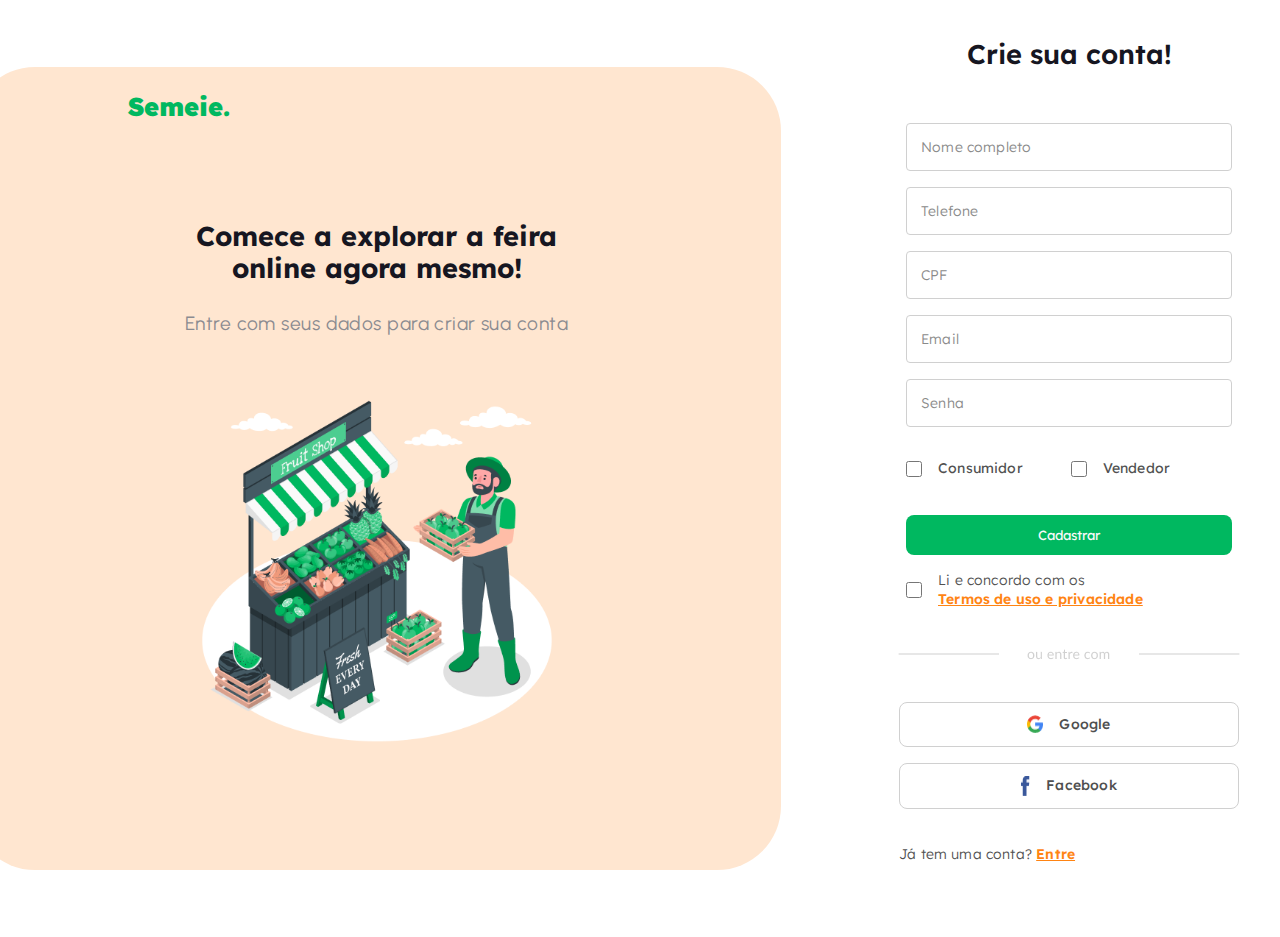
<file: index.html>
<!DOCTYPE html>
<html lang="en">
<head>
    <meta charset="UTF-8">
    <meta name="viewport" content="width=device-width, initial-scale=1.0">
    
    <!-- css -->
    <link rel="stylesheet" href="assets/css/master.css">
    <link rel="stylesheet" href="assets/css/login.css">
    <link rel="shortcut icon" href="assets/img/favicon.png" type="image/x-icon">
    <title>Cadastre-se</title>
</head>
<body>


    <main>
        <div class="logo">Semeie.</div>

        <div class="main-content">
            <div class="sec-welcome">
                <div class="welcome-info">
                    <div class="welcome-text">
                        <h3>Comece a explorar a feira online agora mesmo!</h3>
                        <p>Entre com seus dados para criar sua conta</p>
                    </div>
                    <div class="welcome-img">
                    <img src="assets/img/fruit shop-amico 1.png" alt="">
                    </div> 
                </div>
            </div>
            
            <!-- form -->
            <form action="">
                <div class="form-header">
                    <h3>Crie sua conta!</h3>
                </div>
                <!-- wrap form -->
                <div class="form-content">
                    <div class="form-content-top">
                        <div class="form-inputs">
                            <input class="input" type="text" placeholder="Nome completo" name="nome" required>
                            <input class="input" type="tel" placeholder="Telefone" name="telefone" required>
                            
                            <input class="input" type="text" placeholder="CPF" name="cpf" required>
                            <input class="input" type="email" placeholder="Email" name="email" required>
                            <input class="input" type="password" placeholder="Senha" name="psw" required>

                            <!-- type user -->
                            <div class="check-type">
                                <div class="check-type-1">
                                    <input type="checkbox" id="type-user-1" name="type-1"  onclick="checkOnlyOne(this)">
                                    <label for="terms">Consumidor</label>
                                </div>

                                <div class="check-type-2">
                                    <input type="checkbox" id="type-user-2" name="type-2"  onclick="checkOnlyOne(this)">
                                    <label for="terms">Vendedor</label>
                                </div>
                            </div>

                            <span class="line"></span>
                            <button type="submit" class="btn" id="btnCadastro">Cadastrar</button>
                            <div class="input-check">
                                <input type="checkbox" id="terms" name="terms" required>
                                <label for="terms">Li e concordo com os <br> <span>Termos de uso e privacidade</span></label>
                            </div>
                        </div>
                    </div>

                    <div class="form-divider">
                        <img src="assets/img/Group 198.png" alt="">
                    </div>

                    <!-- form bottom -->
                    <div class="form-content-bottom">
                        <div class="form-social-input">
                            <button type="submit">
                                <div class="btn-social-text">
                                    <img src="assets/img/google.png" alt="">
                                    <p>Google</p>
                                </div>
                            </button>
                            <button type="submit">
                                <div class="btn-social-text">
                                    <img src="assets/img/face.png" alt="">
                                    <p>Facebook</p>
                                </div>
                            </button>
                            <span class="line"></span>
                            <a href="login.html">Já tem uma conta? <span>Entre</span></a>
                        </div>
                    </div>

            </form>
        </div>
    </main>

    <script src=""></script>
    <script src="assets/js/login.js"></script>
</body>
</html>
</file>
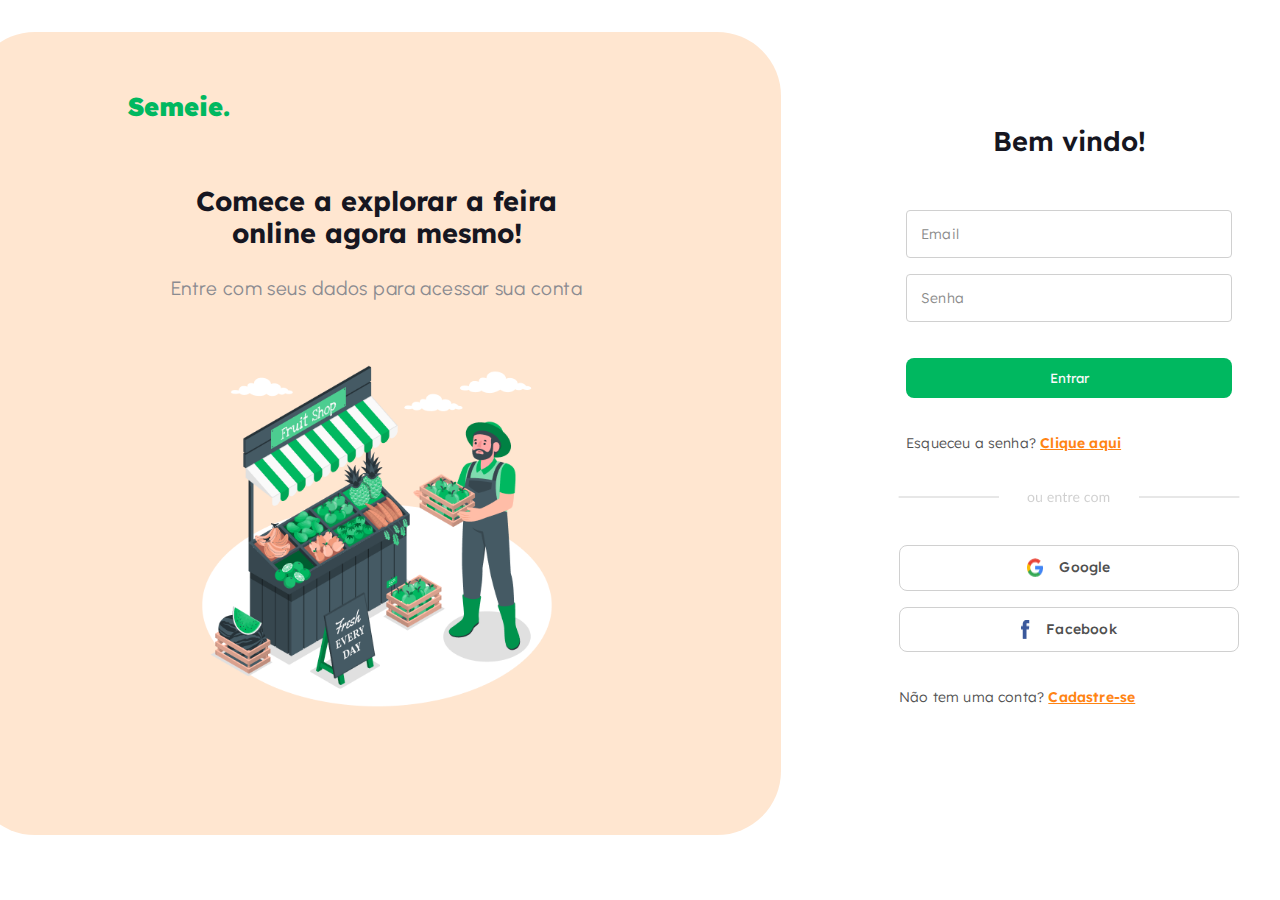
<file: login.html>
<!DOCTYPE html>
<html lang="pt-br">
<head>
    <meta charset="UTF-8">
    <meta name="viewport" content="width=device-width, initial-scale=1.0">
    <!-- css -->
    <link rel="stylesheet" href="assets/css/master.css">
    <link rel="stylesheet" href="assets/css/login.css">
    <link rel="shortcut icon" href="assets/img/favicon.png" type="image/x-icon">
    <title>Login</title>
</head>
<body>
    
    <main>
        <div class="logo">Semeie.</div>

        <div class="main-content">
            <div class="sec-welcome">
                <div class="welcome-info">
                    <div class="welcome-text">
                        <h3>Comece a explorar a feira online agora mesmo!</h3>
                        <p>Entre com seus dados para acessar sua conta</p>
                    </div>
                    <div class="welcome-img">
                    <img src="assets/img/fruit shop-amico 1.png" alt="">
                    </div> 
                </div>
            </div>
            
            <!-- form -->
            <form action="">
                <div class="form-header">
                    <h3>Bem vindo!</h3>
                </div>
                <!-- wrap form -->
                <div class="form-content">
                    <div class="form-content-top">
                        <div class="form-inputs">
                            <input class="input" type="text" placeholder="Email" name="email" required>
                            <input class="input" type="password" placeholder="Senha" name="psw" required>
                            <span class="line"></span>
                            <button type="submit" class="btn" id="btnEntrar">Entrar</button>
                            <span class="line"></span>
                            <a href="#">Esqueceu a senha? <span>Clique aqui</span></a>
                        </div>
                    </div>

                    <div class="form-divider">
                        <img src="assets/img/Group 198.png" alt="">
                    </div>

                    
                    <div class="form-content-bottom">
                        <div class="form-social-input">
                            <button type="submit">
                                <div class="btn-social-text">
                                    <img src="assets/img/google.png" alt="">
                                    <p>Google</p>
                                </div>
                            </button>
                            <button type="submit">
                                <div class="btn-social-text">
                                    <img src="assets/img/face.png" alt="">
                                    <p>Facebook</p>
                                </div>
                            </button>
                            <span class="line"></span>
                            <a href="register.html">Não tem uma conta? <span>Cadastre-se</span></a>
                        </div>
                    </div>

            </form>
        </div>
        
    </main>

    <script src="assets/js/login.js"></script>
</body>
</html>
</file>
<file: assets/css/master.css>
/* imports */
@import url('https://fonts.googleapis.com/css2?family=Lexend:wght@100;200;300;400;500;600;700;800;900&family=Urbanist:ital,wght@0,100;0,200;0,300;0,400;0,500;0,600;0,700;0,800;0,900;1,100;1,200;1,300;1,400;1,500;1,600;1,700;1,800;1,900&display=swap');

/* variaveis */
:root{
    /* cores */
    --green: #00B860;
    --sec-green: #80DBAF;
    --orange: #FF8413;
    --sec-orange: #FFE6D0;
    --black: #161621;
    --white: #FAFAFA;
    --error:#EB4747;

    --gray-01: #4B4B4B;
    --gray-02: #8B8B90; 
    --gray-03: #F9F9F9;
    --hover: #fafafa;
    --greenhover: #058647;
    
    /* font size */
    --fs-01: var(--fs-01); /* 24px -- titulos */
    --fs-02: 1.3rem; /* h3 */
    --fs-03: 1rem; /* 16 px*/
    --fs-04: 0.80rem; /* links*/
    /* weight */
    --w-300: 300;
    --w-400: 400;
    --w-500: 500;
    --w-600: 600;
}

/* base */
*{
    margin: 0;
    padding: 0;
    box-sizing: border-box;
    font-family: 'Lexend', sans-serif;
}

body{
    min-height: 100vh;
}
section{ padding: 2.56rem 10%; }
a{ text-decoration: none; }
li{ list-style: none;}
ul{ display: flex;}
img{ max-width: 100%;}
/* navbar */
nav{
    display: flex;
    justify-content: space-between;
    align-items: center;

    position: fixed;
    top: 0;
    left: 0;
    z-index: 1000;

    /* gap: 15rem; */
    width: 100%;
    padding: 2rem 10%;
    background-color: var(--white);
    box-shadow: 0 4px 10px #f9f9f948;
}

#btn-menu{
    display: none;
    font-size: 24px;
    color: var(--gray-01);
    cursor: pointer;
    z-index: 1001;
}
.left-links{
    display: flex;
    align-items: center;
    gap: 2.8125rem;
}
.logo{
    color: var(--green) !important;
    font-weight: 900 !important;
    font-size: 1.6rem !important;
}

.left-links .nav-links, .navbar{
    gap: 1.4rem;
}
.left-links a{
    color: var(--gray-01);
    font-size: .80rem;
    font-weight: 400;
    line-height: 1.4rem;
}

.navbar a:hover{
    color: var(--orange);
}
.right-links .nav-links{
    display: flex;
    align-items: center;
    justify-content: center;
    gap: 1rem;
}
.right-links .nav-icon{
    font-size: 1.5rem !important;
    color: var(--sec-green);
    cursor: pointer;
}
.right-links .bx-user-circle{
    font-size: 26px !important;
    color: var(--black) !important;
}
nav .search-box{
    display: flex;
    align-items: center;
    justify-content: center;
    height: 2.812rem;
    max-width: 15rem;
    width: 100%;
}
.search-box #search-icon{
    color: var(--orange);
    height: 2.812rem;
    padding: 0 0 0 .5rem;
    border-radius: 0.75rem 0 0 0.75rem;
    background-color: var(--sec-orange);
}
.search-box #search{
    height: 100%;
    width: 100%;
    border: none;
    outline: none;
    border-radius: 0 0.75rem 0.75rem 0;
    background-color: var(--sec-orange);
    padding: 0 .5rem;
}

.cart-icon{
    display: flex;
    flex-direction: row-reverse;
    align-items: center;
}

.dropdown{
    position: relative;
    top: -8px;
    display: inline-block;

    float: right;
}
.cart-dropdown{
    position: absolute;
    z-index: 1;
    top: 75%;
    right: 12%;

    margin-top: 2rem;

    display: none;
    width: 380px;
    padding: 24px;
    flex-direction: column;
    align-items: flex-start;
    gap: 24px !important;

    border-radius: 16px;
    background-color: var(--white);
    box-shadow: 0px 10px 30px 0px rgba(202, 202, 202, 0.2);
    border-radius: .30rem;
    border: #d0d0d0 1px solid;

}
/* cart header */
.cart-header{
    display: flex;
    justify-content: space-between;
    align-items: flex-start;
    align-self: stretch;
    margin-bottom: 30px;
}
.cart-header-text h3{
    align-self: stretch;
    color: var(--black);
    font-family: Lexend;
    font-size: 18px;
    font-weight: 500;
}
.cart-header-text{
    display: flex;
    flex-direction: column;
    align-items: flex-start;
    gap: 4px;
    flex: 1 0 0;
}
.cart-header-text p{
    align-self: stretch;
    color: var(--gray-text, rgba(22, 22, 33, 0.50));
    font-family: Urbanist;
    font-size: 15px;
    font-weight: 500;
}
/* fechar */
#cartClose{
    border: none;
    background-color: transparent;
    cursor: pointer;
}
.bx-x-circle{
    font-size: 22px;
    color: var(--black);
}

/* bloco com pedido */
.cart-order{
    display: flex;
    flex-direction: column;
    align-items: flex-start;
    gap: 20px;
    align-self: stretch;   
}
.order-seller-info{
    display: flex;
    justify-content: space-between;
    align-items: flex-start;
    align-self: stretch;
}
.seller-info{
    display: flex;
    flex-direction: column;
    align-items: flex-start;
    gap: 6px;
}
.seller-info #nomeBanca{
    color: var(--gray-01);
    font-size: 16px;
    font-weight: 500;
}
.seller-detais-info{
    display: flex;
    align-items: center;
    gap: 5px;
    color: var(--gray-02);
    font-family: Urbanist;
    font-size: 12px;
    font-weight: 300;
}
#sellerChat{
    border: none;
    background-color: transparent;
}
.bxs-message-square-dots{
    font-size: 18px;
    color: var(--green);
}

/* produtos do pedido */
.order-itens-content{              
    display: flex;
    flex-direction: column;
    align-items: flex-start;
    gap: 14px;
    align-self: stretch;
}
.order-item{
    display: flex;
    width: 332px;
    flex-direction: column;
    align-items: flex-start;
    gap: 6px;  
}
.order-item-top, .order-item-bottom{
    display: flex;
    justify-content: space-between;
    align-items: flex-start;
    align-self: stretch;
}
.order-item-top #itemName{
    color: var(--gray-01);
    font-size: 15px;
    font-weight: 400;
}
#btnDelItem{
    background-color: transparent;
    border: none;
    color: var(--error);
    font-size: 14px;
    cursor: pointer;
}
.order-item-detail{
    display: flex;
    align-items: center;
    gap: 8px;
}
.order-item-qtdBtn{
    display: flex;
    justify-content: center;
    align-items: center;
    gap: .65rem;
}
.order-item-qtdBtn #btnQtdMin,
.order-item-qtdBtn #btnQtdMax{
    display: flex;
    width: 1.2rem;
    height: 1.2rem;
    padding: 0.5rem;
    flex-direction: column;
    justify-content: center;
    align-items: center;
    gap: 0.57869rem;
    border-radius: 0.3rem;
    border: 1px solid #D0D0D0;
    background-color: transparent;
    cursor: pointer;
}
.order-item-qtdBtn #btnQtdMin .bx,
.order-item-qtdBtn #btnQtdMax .bx{
    font-size: .65rem;
    color: var(--orange);
    font-weight: 600;
}
.numQtd{
    color: var(--black);
    font-size: 14px;
}
.order-item-detail .circle-divider{
    width: 3px;
}
.order-item-detail .item-un-venda{
    display: flex;
    padding: 2.478px 7.435px;
    justify-content: center;
    align-items: center;
    gap: 4.957px;

    background-color: rgba(0, 184, 96, 0.20);
    border: var(--green) 1px solid;
    border-radius: 6px;

    color: var(--green);
    font-size: .75rem;
}
#itemTotal{
    color: var(--preto, #161621);
    font-family: Lexend;
    font-size: 12px;
    font-style: normal;
    font-weight: 600;
    line-height: 22.904px; /* 190.868% */  
}

/* valor total */
.order-total-price{
    display: flex;
    justify-content: space-between;
    align-items: center;
    align-self: stretch; 
    padding-top: 20px;
    border-top: #d0d0d0 1px solid;
}
.order-total-price p{
    color: var(--gray-01);
    font-size: 16px;
    font-weight: 600;
}
#valorTotal{
    display: flex;
    padding: 8px;
    justify-content: center;
    align-items: center;
    gap: 10px;

    border-radius: 10px;
    border: 1px solid var(--orange);
    background-color: var(--sec-orange);

    color: var(--orange);
    font-size: 15px;
}

/* btn enviar pedido */
#btnSendOrder{
    display: flex;
    padding: 14px 0px;
    justify-content: center;
    align-items: center;
    gap: 10px;
    align-self: stretch;
    border-radius: 10px;
    border: none;
    background: var(--green);
    color: var(--white);
    font-size: 14px;
    cursor: pointer;
}
#btnSendOrder:hover{
    background-color: var(--greenhover);
}

/* mostrar dropdown */
.show {display:block;}
.qtd-itens{
    display: flex;
    align-items: center;
    justify-content: center;
    width: .80rem;
    height: .80rem;
    padding: .52rem;
    margin-right: -10px;

    position: relative;
    right: -10px;
    top: 15px;
    background-color: var(--orange);
    border-radius: 150px;
    font-size: .65rem;
    color: var(--white);
    font-weight: 200;
    border: var(--white) 1px solid;
}

/* responsivo */
@media screen and (max-width: 991px){

}
/* Ipad */
@media screen and (max-width: 836px) {
    nav {
        padding: 1.2rem 10%;
    }

    #btn-menu {
        display: block;
        font-size: 1.5rem;
        cursor: pointer;
        z-index: 1001;
    }

    .left-links {
        gap: 1rem;
    }

    .left-links .logo {
        font-size: 1.4rem;
    }

    .navbar {
        display: none;
        flex-direction: column;
        position: absolute;
        top: 5rem;
        left: 0;
        background-color: #fff;
        box-shadow: 0 4px 10px #f9f9f948;
        width: 100%;
    }

    .navbar.active {
        display: flex; 
        background-color: #ffff;
    }

    .navbar li {
        padding: 1rem 0;
        text-align: center;
    }

    .navbar a {
        font-size: 1rem;
    }
}

@media screen and (max-width: 768px){
    
}

@media screen and (max-width: 670px){
    
}

/* Celular */
@media screen and (max-width: 560px) {
    section{ padding: 2.56rem 2rem; }
    
    nav {
        gap: 2rem;
    }

    #btn-menu {
        display: block;
        font-size: 24px;
        cursor: pointer;
        z-index: 1001;
    }
    .left-links {
        gap: .5rem;
    }
    .left-links .logo {
        font-size: 1.2rem;
    }
    .right-links .nav-links{
        gap: .75rem;
    }

    nav .search-box{
        height: 2rem;
    }
    .search-box #search-icon{
        height: 2rem;
        border-radius: 0.35rem 0 0 0.35rem;;
    }
    .search-box #search{
        border-radius: 0 0.35rem 0.35rem 0;
    }
    nav .search-box::placeholder{
        font-size: .80rem;
    }
    .navbar li {
        padding: .5rem 0;
    }
}

@media screen and (max-width: 414px) {

    
}

















/**************/
/* Estilo para o pop-up */
/* .popup {
    display: none;
    position: fixed;
    top: 0;
    left: 0;
    width: 100%;
    height: 100%;
    background: rgba(0, 0, 0, 0.5);
  }
  
  .popup-content {
    position: absolute;
    top: 50%;
    left: 50%;
    transform: translate(-50%, -50%);
    background: #fff;
    padding: 20px;
    border-radius: 5px;
  }
   */
</file>
<file: assets/css/login.css>
body{
    overflow-x: hidden;
    height: 100vh;
    width: 100vw;
}
main{
    display: flex;
    align-items: center;
    justify-content: center;
    padding: 2rem 2rem 2rem 2rem;
}
.logo{
    position: absolute;
    left: 10%;
    top: 10%;
} 
.main-content{
    display: grid;
    grid-template-columns: repeat(2, 1fr);
    justify-content: center;
    align-items: center;
    gap: 3rem;
}
.sec-welcome{
    display: flex;
    flex-direction: column;
    justify-content: center;
    align-items: center;

    max-height: 90vh;
    width: 100%;
    min-width: 90vh;
    padding: 9.5625rem 7.625rem 7.375rem 7.6875rem;
    border-radius: 4rem;
    background: var(--sec-orange);
}
.welcome-info{
    display: flex;
    flex-direction: column;
    align-items: center;
    justify-content: center;
    gap: 3rem;
}
.welcome-text{
    display: flex;
    flex-direction: column;
    align-items: center;
    text-align: center;
    gap: 0.3rem;
}
.welcome-text h3{
    width: 25rem;
    height: 5.6875rem;

    color: var(--black);
    font-size: 1.7rem;
    font-weight: 700;
    line-height: 2rem;
}
.welcome-text p{
    width: 31.9375rem;
    color: var(--gray-02);
    font-family: Urbanist;
    font-size: 1.2rem;
    font-weight: 400;
    line-height: 1rem;
    letter-spacing: 0.0275rem;
}
.welcome-img img{
    width: 23rem;
    height: 23rem;
}

form{
    display: flex;
    flex-direction: column;
    align-items: center;
    justify-content: center;
    gap: 0.625rem;
}
.form-header{
    display: flex;
    flex-direction: column;
    align-items: center;
    justify-content: center;
    gap: 0.4rem;
}
.form-header h3{
    width: 30rem;
    height: 2.5625rem;

    color: var(--black);
    text-align: center;
    font-size: 1.7rem;
    font-weight: 600;
    line-height: 2.75rem;
}
.form-content{
    display: flex;
    padding: 2.5rem;
    flex-direction: column;
    align-items: center;
    gap: 1.5rem;
}
.form-content-top, .form-content-bottom{
    display: flex;
    flex-direction: column;
    align-items: center;
    gap: 1.5rem;
}
.form-inputs, .form-social-input{
    display: flex;
    flex-direction: column;
    align-items: flex-start;
    gap: 1rem;
}
.form-inputs .input{
    display: flex;
    width: 20.375rem;
    height: 3rem;
    padding: 0rem 1rem 0rem 0.875rem;
    align-items: center;
    border-radius: 0.25rem;
    border: 1px solid #D0D0D0;
    background: #ffff;
}

.form-inputs .input:hover, .form-social-input button:hover{
    background-color: #f1f1f1;
}
.form-inputs .input::placeholder{
    align-self: stretch;
    color: #8A8A8A;
    font-size: 0.875rem;
    font-weight: 300;
    line-height: 140%;
    letter-spacing: 0.01094rem;
}
.line{
    width: 6.25rem;
    height: 0.25rem;
}
.form-inputs .btn{
    display: flex;
    align-items: flex-start;
    align-self: stretch;
    justify-content: center;
    align-items: center;
    padding: 0.75rem 1.5rem;
    gap: 0.125rem;
    flex: 1 0 0;
    border-radius: 0.5rem;
    background: var(--green);
    color: var(--white);
    border: none;
}
.form-inputs a, .form-social-input a, 
.input-check label, .check-type label{
    color: #515151;
    font-size: 0.875rem;
    font-weight: 300;
    line-height: 140%;
    letter-spacing: 0.01094rem; 
}
.form-inputs a span, .form-social-input a span, 
.input-check span{
    color: var(--orange);
    font-size: 0.875rem;
    font-weight: 600;
    line-height: 140%;
    letter-spacing: 0.01094rem;
    text-decoration: underline;
}
.form-social-input button{
    display: flex;
    width: 21.25rem;
    height: 3rem;
    padding: 0.75rem 1.5rem;
    justify-content: center;
    align-items: center;
    gap: 1rem;
    flex: 1 0 0;

    border-radius: 0.5rem;
    border: 1px solid #D0D0D0;
    background-color: #ffff;
}
.btn-social-text{
    display: flex;
    gap: 1rem;

    color: #505050;
    font-size: 0.875rem;
    font-weight: 500;
    line-height: 140%; /* 1.225rem */
    letter-spacing: 0.01094rem;
}


/* register.html */
.input-check{
    display: flex;
    align-items: center;
    justify-content: center;
    gap: 1rem;
}

.input-check #terms, 
.check-type #type-user-1,  
.check-type #type-user-2{
    display: flex;
    width: 1rem;
    height: 1rem;
    align-items: center;
    border-radius: 0.25rem;
    border: 1px solid #D0D0D0;
    background: #ffff;
}

.check-type{
    display: flex;
    align-items: center;
    justify-content: center;
    gap: 3rem;
    margin-top: 1rem;
}

.check-type label{
    font-weight: 400;
}

.check-type-1, .check-type-2{
    display: flex;
    align-items: center;
    justify-content: center;
    gap: 1rem;
}
/* responsivo */
@media screen and (max-width: 991px){
    body{
        min-height: 100vh;
        overflow-y: scroll;
    }
    .main-content{
        display: grid;
        grid-template-columns: repeat(1, 1fr);
        gap: 1rem;
    }
    .logo{
        top: 5%;
    }
    .sec-welcome{
        width: 100%;
        padding: 5rem 7.625rem 1rem 7.6875rem;
        background-color: transparent;
    }
    .welcome-info{
        gap: 1rem;
    }
    .welcome-text h3{
        color: var(--black);
        font-size: 1.5rem;
    }
    .welcome-img img{
        display: none;
    }
    .form-header{
        display: none;
    }
    .form-content{
        padding: 2rem;
        gap: 1rem;
    }
    .form-content-top, .form-content-bottom{

        gap: 1rem;
    }
    .form-inputs, .form-social-input{
        gap: .75rem;
    }
}
/* ipad */
@media screen and (max-width: 836px) {

}

@media screen and (max-width: 768px){

}

@media screen and (max-width: 670px){

}

/* celular */
@media screen and (max-width: 560px) {
    body{
        overflow-y: scroll;
    }
    .sec-welcome{
        padding: 5rem 7.625rem 0 7.6875rem;
        background-color: transparent;
    }
    .welcome-text p{
        width: 20rem;
        font-size: 1.1rem;
        line-height: 1.5rem;
    }
    .form-content{
        padding: 1rem;
        gap: 1rem;
    }
    
}

@media screen and (max-width: 414px) {
    
}
</file>
